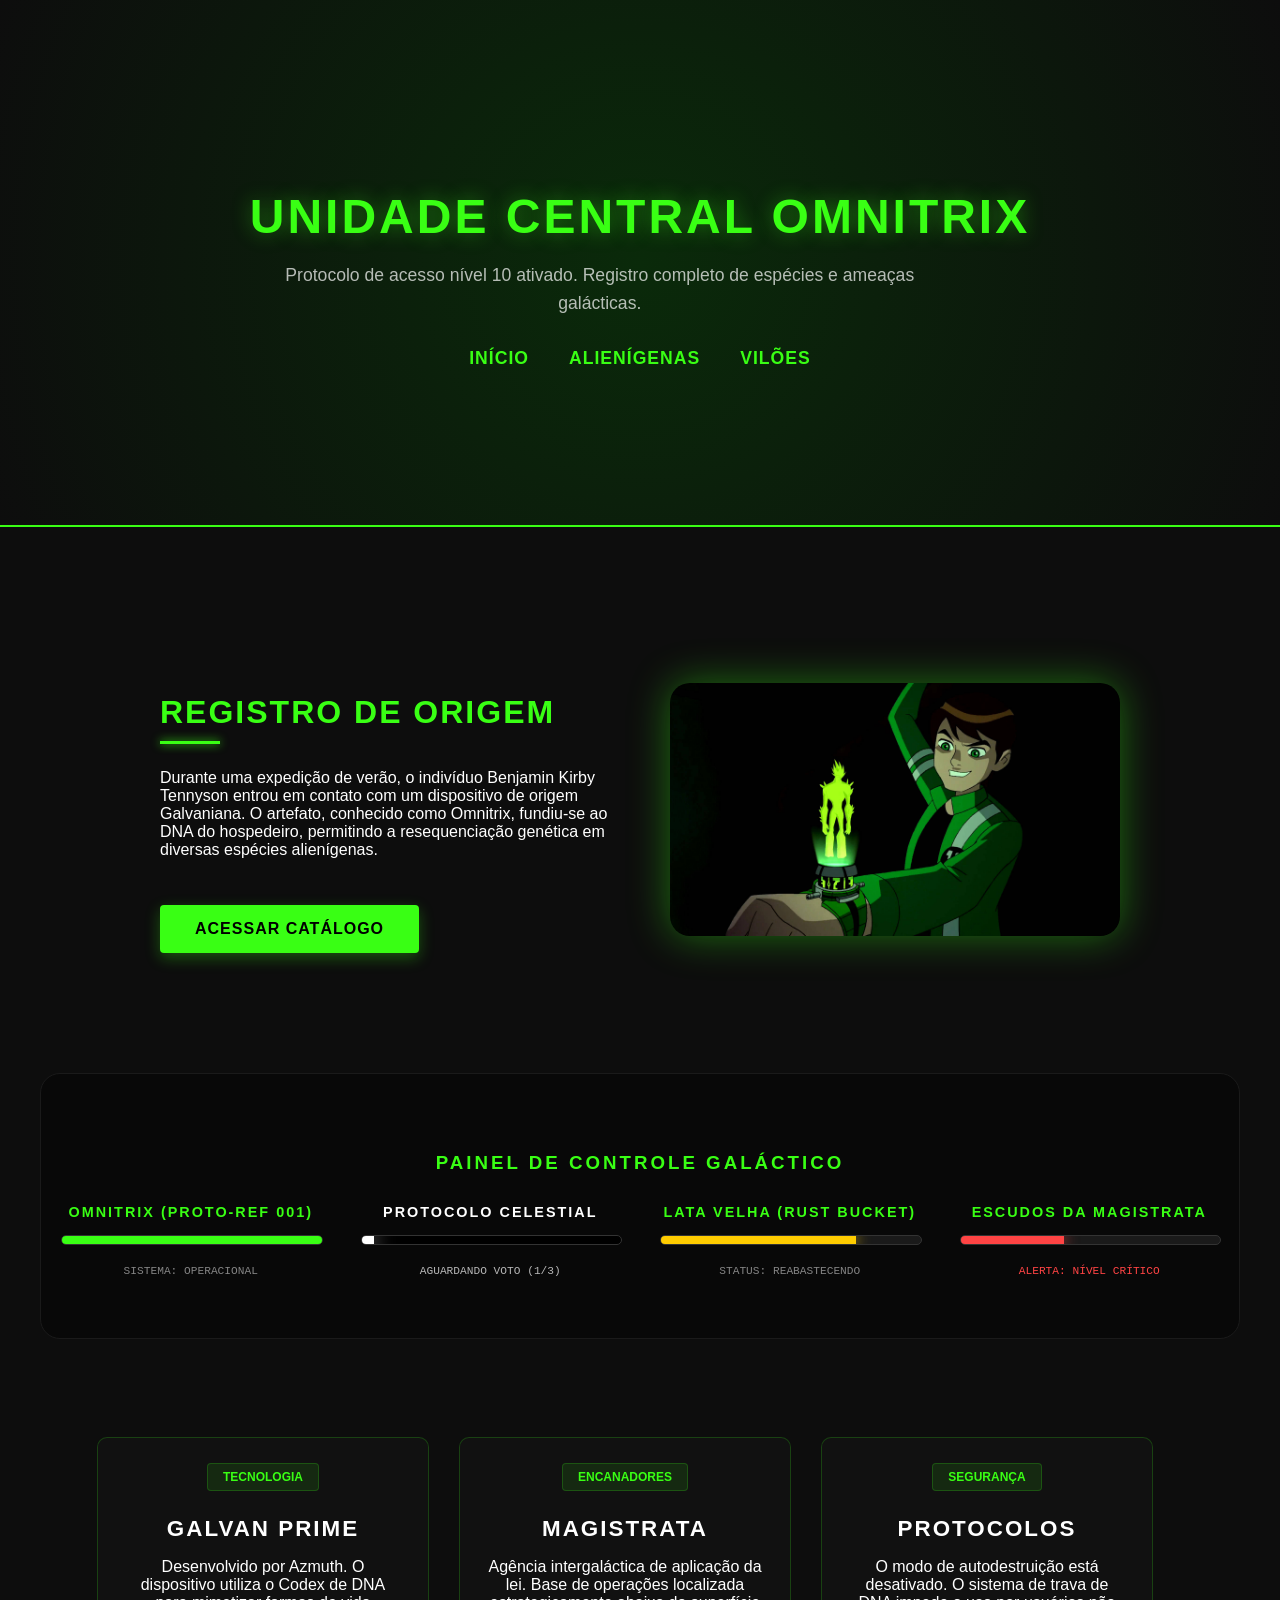
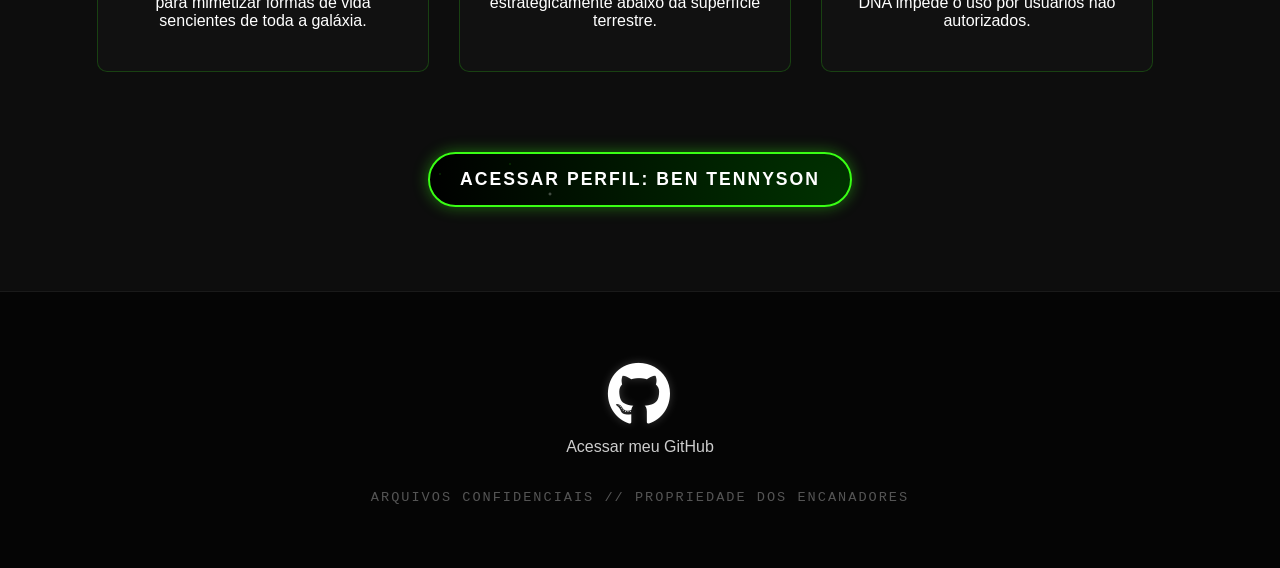
<file: index.html>
<!DOCTYPE html>
<html lang="pt-BR">

<head>
    <meta charset="UTF-8">
    <meta name="viewport" content="width=device-width, initial-scale=1.0">
    <title>Ben 10 - Base de Dados Oficial</title>
    <link rel="stylesheet" href="estilo.css">
    <link rel="icon" type="image/png" href="img/favicon.png">
    <link rel="stylesheet" href="https://cdnjs.cloudflare.com/ajax/libs/font-awesome/6.0.0/css/all.min.css">
</head>

<body>

    <header class="clean-interface">
        <div class="hero-content">
            <h1>UNIDADE CENTRAL OMNITRIX</h1>
            <p>Protocolo de acesso nível 10 ativado. Registro completo de espécies e ameaças galácticas.</p>

            <nav class="central-nav">
                <a href="index.html">Início</a>
                <a href="aliens.html">Alienígenas</a>
                <a href="viloes.html">Vilões</a>
            </nav>
        </div>
    </header>

    <main>
        <section class="section-split">
            <div class="text-side">
                <h2>REGISTRO DE ORIGEM</h2>
                <div class="divider-verde"></div>
                <p>Durante uma expedição de verão, o indivíduo Benjamin Kirby Tennyson entrou em contato com um
                    dispositivo de origem Galvaniana. O artefato, conhecido como Omnitrix, fundiu-se ao DNA do
                    hospedeiro, permitindo a resequenciação genética em diversas espécies alienígenas.</p>
                <a href="aliens.html" class="btn-omnitrix">ACESSAR CATÁLOGO</a>
            </div>
            <div class="image-side">
                <img src="img/fotos-do-ben-10-dfrk2fyznplocesa.jpg" alt="Registro de Ben Tennyson"
                    class="img-responsive">
            </div>
        </section>

        <section class="status-banner">
            <h3 style="letter-spacing: 3px; margin-bottom: 30px; color: #39ff14;">PAINEL DE CONTROLE GALÁCTICO</h3>

            <div class="tech-grid">
                <div class="tech-item">
                    <span>OMNITRIX (PROTO-REF 001)</span>
                    <div class="energy-bar">
                        <div class="energy-fill" style="width: 100%;"></div>
                    </div>
                    <small>SISTEMA: OPERACIONAL</small>
                </div>

                <div class="tech-item">
                    <span style="color: #fff;">PROTOCOLO CELESTIAL</span>
                    <div class="energy-bar" style="background: #000; border: 1px solid #333;">
                        <div class="energy-fill" style="width: 5%; background: #fff; box-shadow: 0 0 20px #fff;"></div>
                    </div>
                    <small style="color: #fff; opacity: 0.7;">AGUARDANDO VOTO (1/3)</small>
                </div>

                <div class="tech-item">
                    <span>LATA VELHA (RUST BUCKET)</span>
                    <div class="energy-bar">
                        <div class="energy-fill" style="width: 75%; background: #ffcc00; box-shadow: 0 0 15px #ffcc00;">
                        </div>
                    </div>
                    <small>STATUS: REABASTECENDO</small>
                </div>

                <div class="tech-item">
                    <span>ESCUDOS DA MAGISTRATA</span>
                    <div class="energy-bar">
                        <div class="energy-fill" style="width: 40%; background: #ff4444; box-shadow: 0 0 15px #ff4444;">
                        </div>
                    </div>
                    <small style="color: #ff4444;">ALERTA: NÍVEL CRÍTICO</small>
                </div>
            </div>
        </section>

        <br>

        <section class="grid-aliens">
            <div class="card">
                <div class="badge">TECNOLOGIA</div>
                <div class="scanner-line"></div>
                <h3>Galvan Prime</h3>
                <p>Desenvolvido por Azmuth. O dispositivo utiliza o Codex de DNA para mimetizar formas de vida
                    sencientes de toda a galáxia.</p>
            </div>

            <div class="card">
                <div class="badge">ENCANADORES</div>
                <div class="scanner-line"></div>
                <h3>Magistrata</h3>
                <p>Agência intergaláctica de aplicação da lei. Base de operações localizada estrategicamente abaixo da
                    superfície terrestre.</p>
            </div>

            <div class="card">
                <div class="badge">SEGURANÇA</div>
                <div class="scanner-line"></div>
                <h3>Protocolos</h3>
                <p>O modo de autodestruição está desativado. O sistema de trava de DNA impede o uso por usuários não
                    autorizados.</p>
            </div>

            <br>

            <div style="text-align: center; margin-top: 50px;">
                <a href="ben10.html" class="btn-ben-perfil">
                    ACESSAR PERFIL: BEN TENNYSON
                </a>
            </div>

        </section>
    </main>

    <footer>
        <a href="https://github.com/Bernardo751" target="_blank" rel="noopener noreferrer" class="github-footer-link">
            <i class="fa-brands fa-github"></i>
            <span>Acessar meu GitHub</span>
        </a>
        <p>ARQUIVOS CONFIDENCIAIS // PROPRIEDADE DOS ENCANADORES</p>
    </footer>

</body>

</html>
</file>
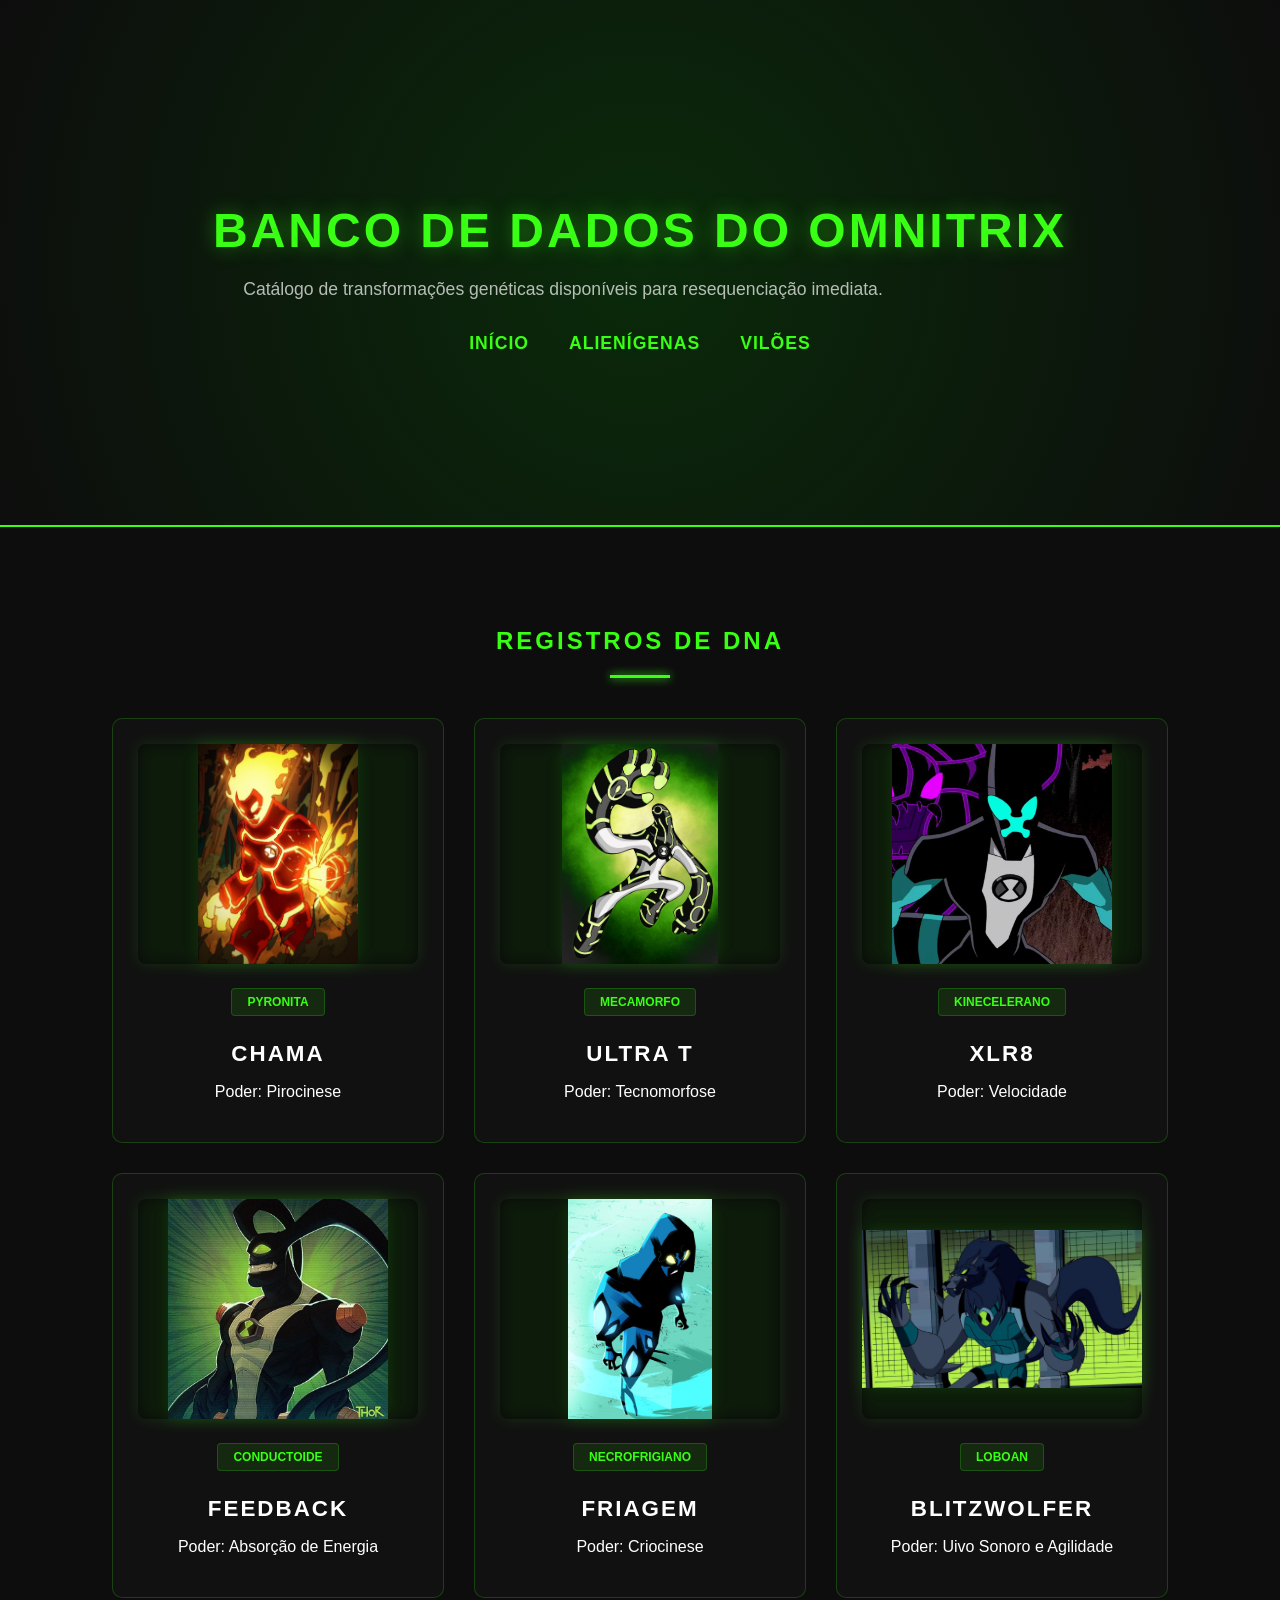
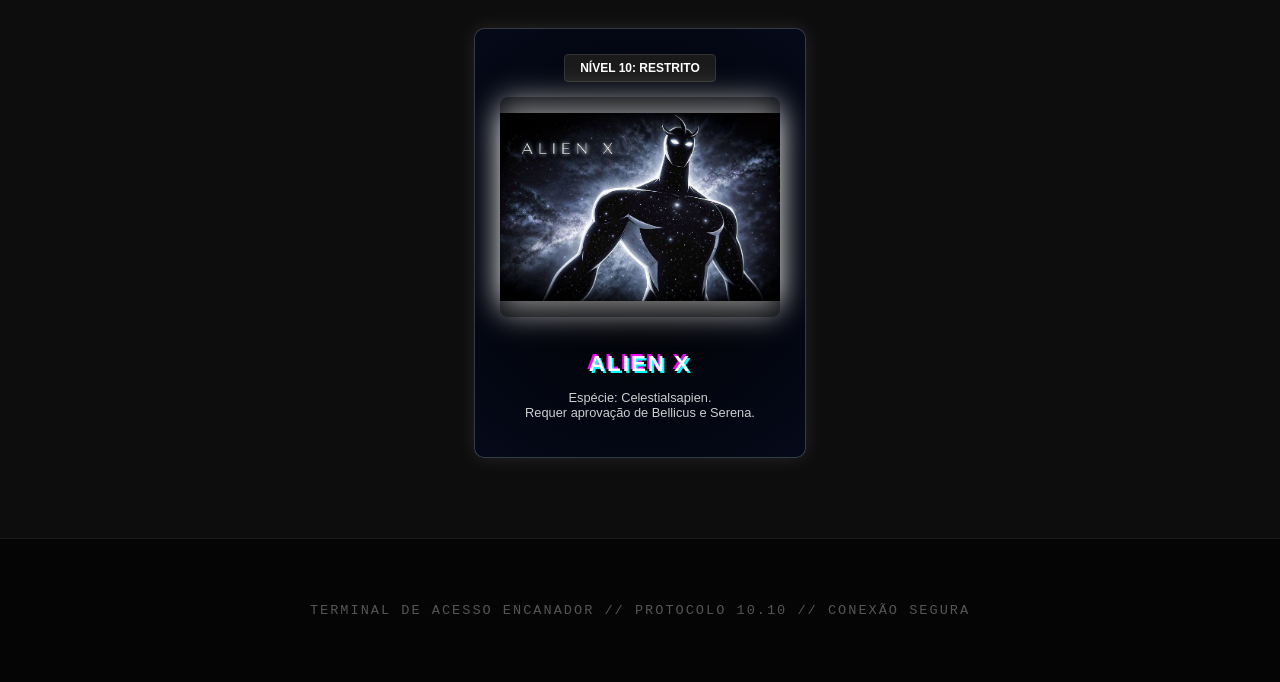
<file: aliens.html>
<!DOCTYPE html>
<html lang="pt-BR">

<head>
    <meta charset="UTF-8">
    <meta name="viewport" content="width=device-width, initial-scale=1.0">
    <title>Omnitrix - Arquivo de Espécies</title>
    <link rel="stylesheet" href="estilo.css">
    <link rel="icon" type="image/png" href="img/favicon.png">
    <link rel="stylesheet" href="https://cdnjs.cloudflare.com/ajax/libs/font-awesome/6.0.0/css/all.min.css">
</head>

<body>

    <header class="clean-interface">
        <div class="hero-content">
            <h1>Banco de Dados do Omnitrix</h1>
            <p>Catálogo de transformações genéticas disponíveis para resequenciação imediata.</p>

            <nav class="central-nav">
                <a href="index.html">Início</a>
                <a href="aliens.html">Alienígenas</a>
                <a href="viloes.html">Vilões</a>
            </nav>
        </div>
    </header>

    <main>
        <section class="section-container">
            <h2 class="subtitulo-tecnico" style="color: #39ff14; letter-spacing: 3px; text-align: center;">REGISTROS DE
                DNA</h2>
            <div class="divider-verde" style="margin: 0 auto 40px auto;"></div>

            <div class="grid-aliens">
                <div class="card">
                    <div class="scanner-line"></div>
                    <img src="img/chama.jpg" alt="Chama" class="img-alien">
                    <div class="badge">PYRONITA</div>
                    <h3>CHAMA</h3>
                    <p>Poder: Pirocinese</p>
                </div>

                <div class="card">
                    <div class="scanner-line"></div>
                    <img src="img/ultrat.jpg" alt="Ultra T" class="img-alien">
                    <div class="badge">MECAMORFO</div>
                    <h3>ULTRA T</h3>
                    <p>Poder: Tecnomorfose</p>
                </div>

                <div class="card">
                    <div class="scanner-line"></div>
                    <img src="img/xlr8.jpg" alt="XLR8" class="img-alien">
                    <div class="badge">KINECELERANO</div>
                    <h3>XLR8</h3>
                    <p>Poder: Velocidade</p>
                </div>

                <div class="card">
                    <div class="scanner-line"></div>
                    <img src="img/feedback.jpg" alt="Feedback" class="img-alien">
                    <div class="badge">CONDUCTOIDE</div>
                    <h3>FEEDBACK</h3>
                    <p>Poder: Absorção de Energia</p>
                </div>

                <div class="card">
                    <div class="scanner-line"></div>
                    <img src="img/friagem.jpg" alt="Friagem" class="img-alien">
                    <div class="badge">NECROFRIGIANO</div>
                    <h3>FRIAGEM</h3>
                    <p>Poder: Criocinese</p>
                </div>

                <div class="card">
                    <div class="scanner-line"></div>
                    <img src="img/blitzwolfer.jpg" alt="Blitzwolfer" class="img-alien">
                    <div class="badge">LOBOAN</div>
                    <h3>BLITZWOLFER</h3>
                    <p>Poder: Uivo Sonoro e Agilidade</p>
                </div>

                <div class="card card-alien-x">
                    <div class="badge" style="background: #1a1a1a; color: #fff; border-color: #333;">NÍVEL 10: RESTRITO
                    </div>
                    <div class="scanner-line white-scan"></div>
                    <img src="img/alienx.jpg" alt="Alien X" class="img-alien"
                        style="filter: drop-shadow(0 0 15px #fff);">
                    <h3 class="glitch-text">ALIEN X</h3>
                    <p style="font-size: 0.8rem; opacity: 0.8;">Espécie: Celestialsapien. <br> Requer aprovação de
                        Bellicus e Serena.</p>
                </div>
            </div>
        </section>
    </main>

    <footer>
        <p>TERMINAL DE ACESSO ENCANADOR // PROTOCOLO 10.10 // CONEXÃO SEGURA</p>
    </footer>

</body>

</html>
</file>
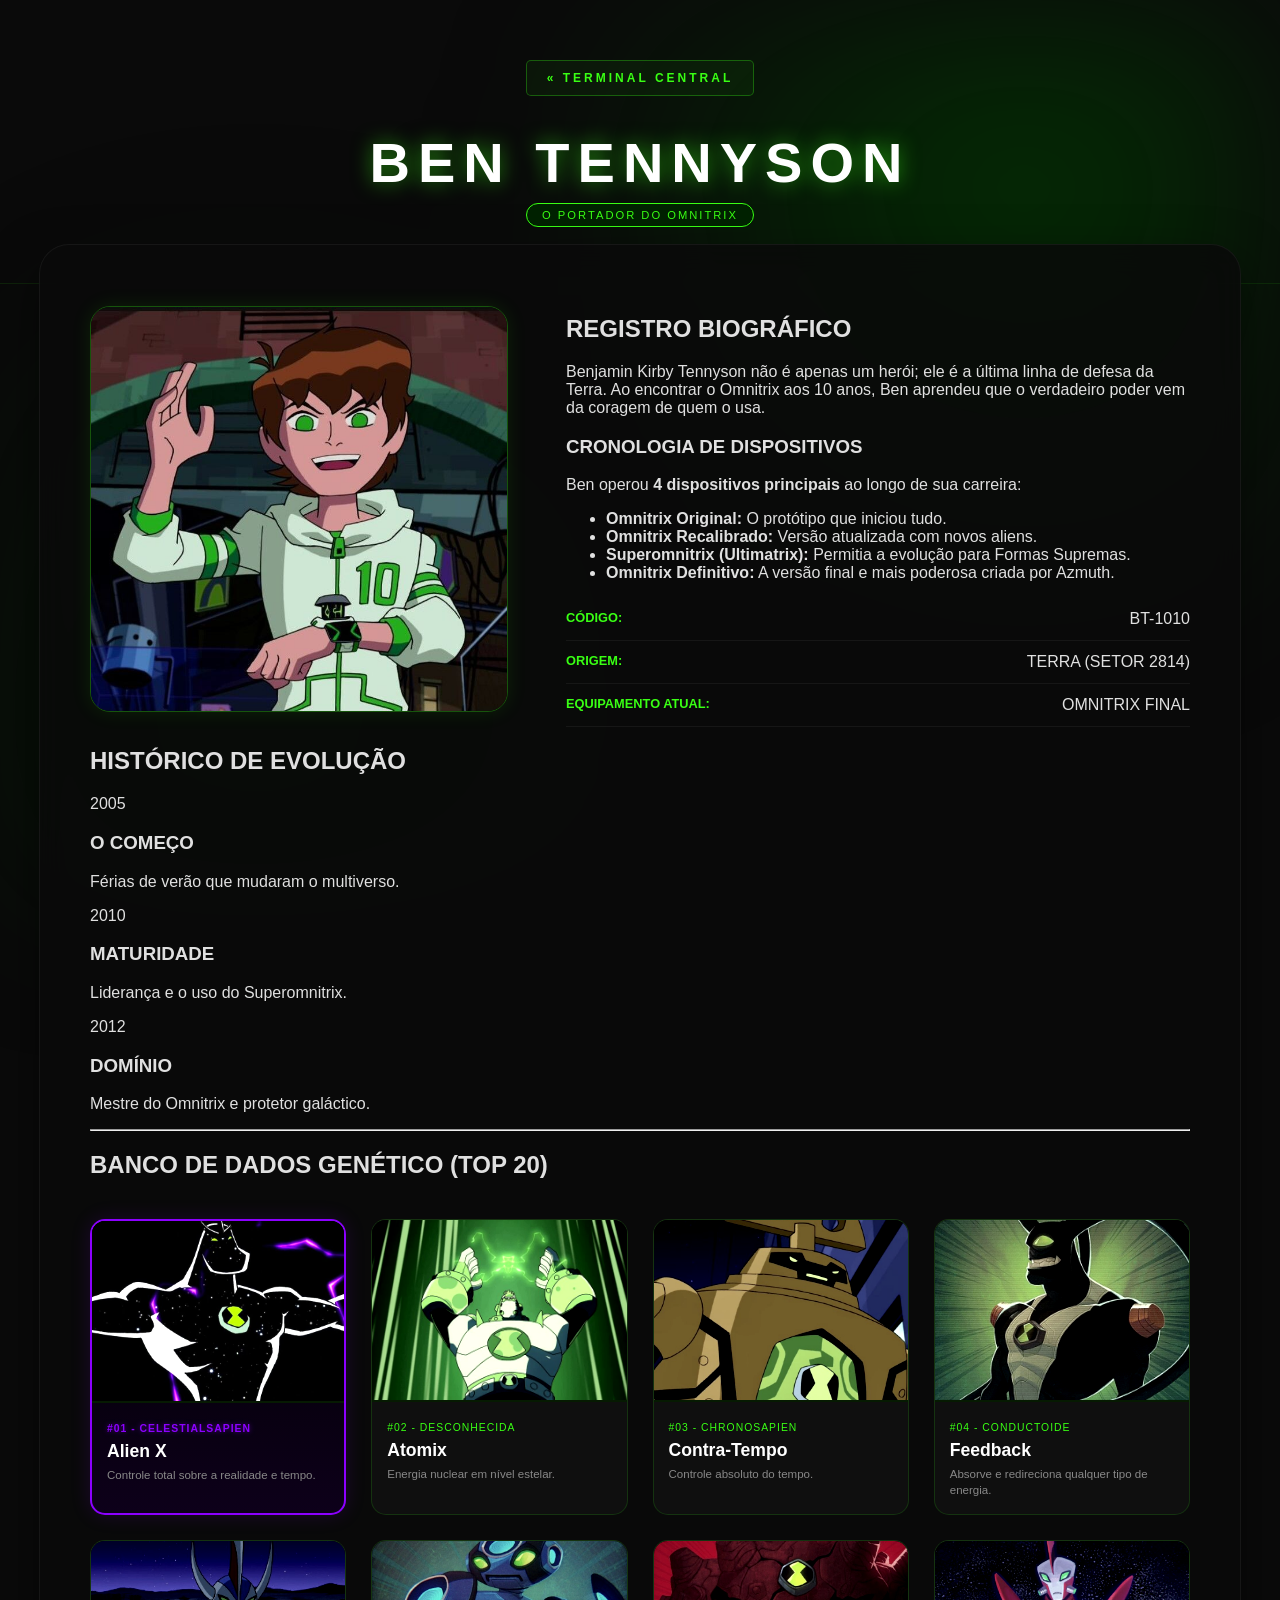
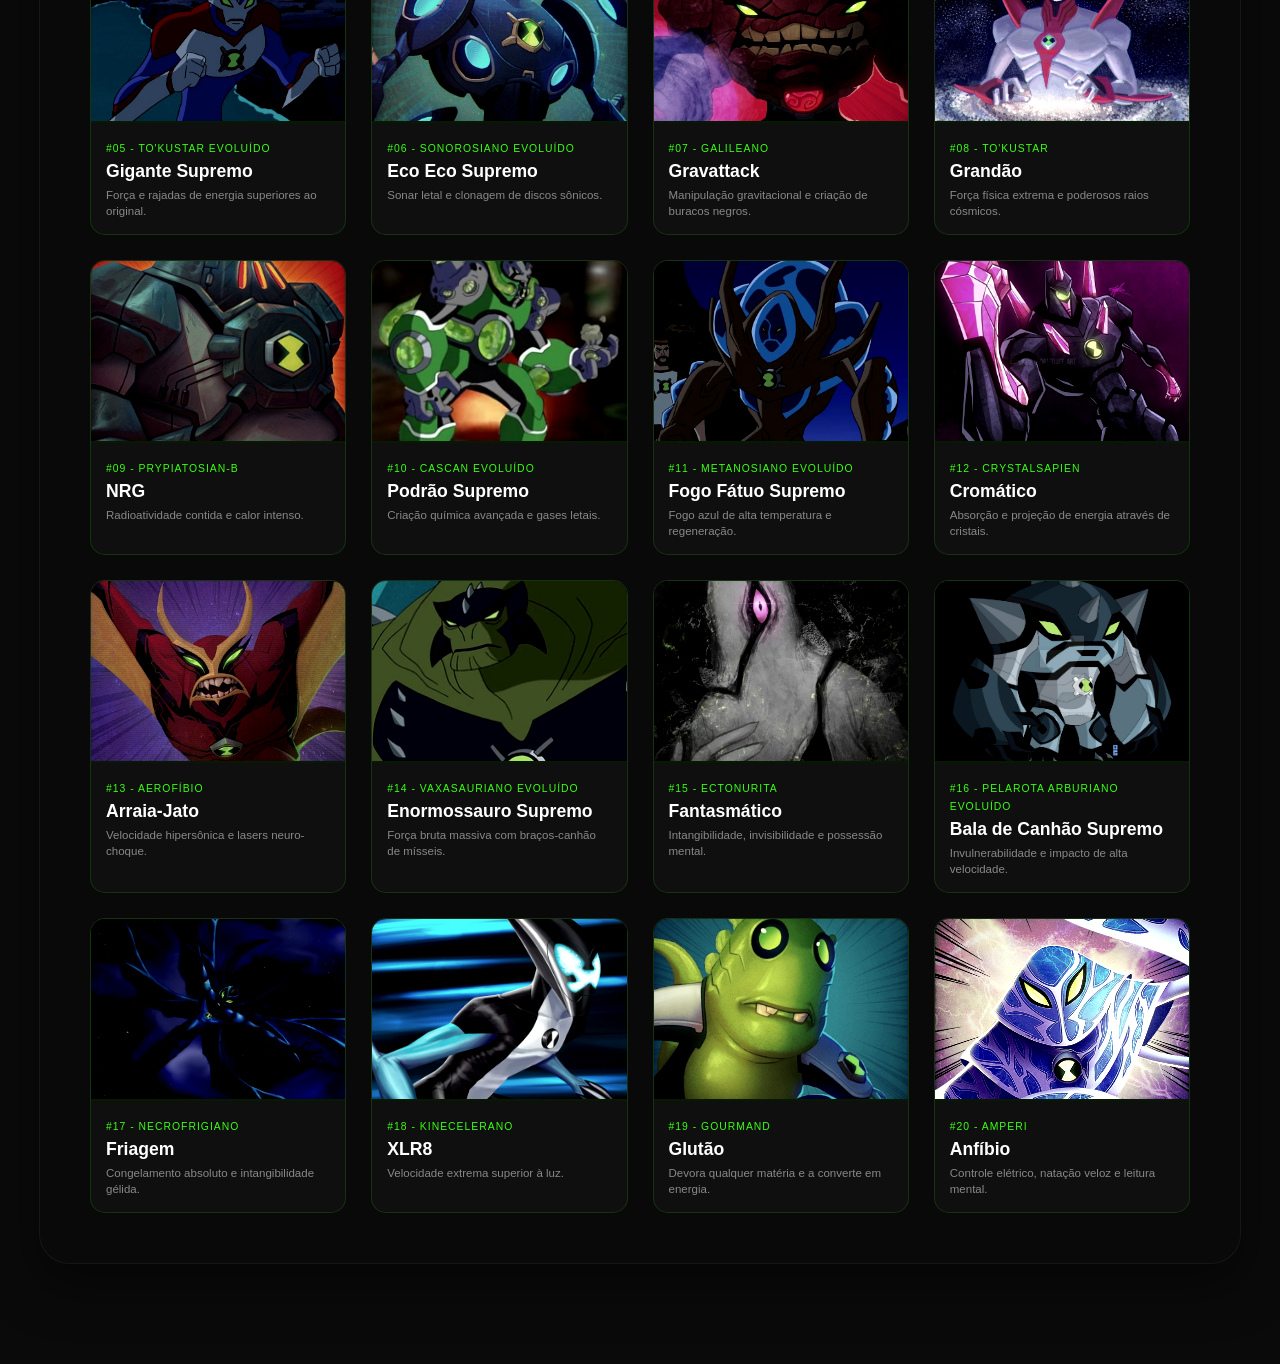
<file: ben10.html>
<!DOCTYPE html>
<html lang="pt-BR">

<head>
    <meta charset="UTF-8">
    <meta name="viewport" content="width=device-width, initial-scale=1.0">
    <title>Arquivo de Herói: Ben Tennyson</title>
    <link rel="stylesheet" href="estilo.css">
    <link rel="stylesheet" href="ben10.css">
    <link rel="icon" type="image/png" href="img/favicon.png">
    <link rel="stylesheet" href="https://cdnjs.cloudflare.com/ajax/libs/font-awesome/6.0.0/css/all.min.css">
</head>

<body class="ben-theme">

    <div class="nebula"></div>

    <header class="ben-header">
        <a href="index.html" class="back-link">
            <span>«</span> TERMINAL CENTRAL
        </a>
        <div class="header-content">
            <h1 class="glow-title">BEN TENNYSON</h1>
            <span class="status-badge">O PORTADOR DO OMNITRIX</span>
        </div>
    </header>

    <main class="glass-container">
        <section class="profile-grid">
            <div class="ben-avatar">
                <div class="avatar-glow"></div>
                <img src="img/ben10.jpg" alt="Ben Tennyson">
            </div>

            <div class="ben-bio">
                <h2 class="section-title">REGISTRO BIOGRÁFICO</h2>
                <p>Benjamin Kirby Tennyson não é apenas um herói; ele é a última linha de defesa da Terra. Ao encontrar
                    o Omnitrix aos 10 anos, Ben aprendeu que o verdadeiro poder vem da coragem de quem o usa.</p>

                <h3 class="subtitle-tecnico">CRONOLOGIA DE DISPOSITIVOS</h3>
                <p class="dispositivos-info">
                    Ben operou <strong>4 dispositivos principais</strong> ao longo de sua carreira:
                </p>
                <ul class="lista-omnitrix">
                    <li><strong>Omnitrix Original:</strong> O protótipo que iniciou tudo.</li>
                    <li><strong>Omnitrix Recalibrado:</strong> Versão atualizada com novos aliens.</li>
                    <li><strong>Superomnitrix (Ultimatrix):</strong> Permitia a evolução para Formas Supremas.</li>
                    <li><strong>Omnitrix Definitivo:</strong> A versão final e mais poderosa criada por Azmuth.</li>
                </ul>

                <div class="data-table">
                    <div class="data-row"><span>CÓDIGO:</span> <span>BT-1010</span></div>
                    <div class="data-row"><span>ORIGEM:</span> <span>TERRA (SETOR 2814)</span></div>
                    <div class="data-row"><span>EQUIPAMENTO ATUAL:</span> <span>OMNITRIX FINAL</span></div>
                </div>
            </div>
        </section>

        <section class="evolution-wrap">
            <h2 class="section-title">HISTÓRICO DE EVOLUÇÃO</h2>
            <div class="timeline-cards">
                <div class="t-card">
                    <div class="t-year">2005</div>
                    <h3>O COMEÇO</h3>
                    <p>Férias de verão que mudaram o multiverso.</p>
                </div>
                <div class="t-card active">
                    <div class="t-year">2010</div>
                    <h3>MATURIDADE</h3>
                    <p>Liderança e o uso do Superomnitrix.</p>
                </div>
                <div class="t-card">
                    <div class="t-year">2012</div>
                    <h3>DOMÍNIO</h3>
                    <p>Mestre do Omnitrix e protetor galáctico.</p>
                </div>
            </div>
        </section>

        <hr class="divider-galatico">

        <section class="aliens-catalog">
            <h2 class="section-title">BANCO DE DADOS GENÉTICO (TOP 20)</h2>
            <div class="aliens-grid">

                <div class="alien-card-full highlight-x">
                    <div class="card-scanner"></div>
                    <div class="img-box"><img src="img/alienxx.jpg" alt="Alien X"></div>
                    <div class="card-info">
                        <span>#01 - Celestialsapien</span>
                        <strong>Alien X</strong>
                        <p>Controle total sobre a realidade e tempo.</p>
                    </div>
                </div>

                <div class="alien-card-full">
                    <div class="card-scanner"></div>
                    <div class="img-box"><img src="img/atomix.jpg" alt="Atomix"></div>
                    <div class="card-info">
                        <span>#02 - Desconhecida</span>
                        <strong>Atomix</strong>
                        <p>Energia nuclear em nível estelar.</p>
                    </div>
                </div>

                <div class="alien-card-full">
                    <div class="card-scanner"></div>
                    <div class="img-box"><img src="img/clockwork.jpg" alt="Contra-Tempo"></div>
                    <div class="card-info">
                        <span>#03 - Chronosapien</span>
                        <strong>Contra-Tempo</strong>
                        <p>Controle absoluto do tempo.</p>
                    </div>
                </div>

                <div class="alien-card-full">
                    <div class="card-scanner"></div>
                    <div class="img-box"><img src="img/feedback.jpg" alt="Feedback"></div>
                    <div class="card-info">
                        <span>#04 - Conductoide</span>
                        <strong>Feedback</strong>
                        <p>Absorve e redireciona qualquer tipo de energia.</p>
                    </div>
                </div>

                <div class="alien-card-full">
                    <div class="card-scanner"></div>
                    <div class="img-box"><img src="img/ult-waybig.jpg" alt="Gigante Supremo"></div>
                    <div class="card-info">
                        <span>#05 - To'kustar Evoluído</span>
                        <strong>Gigante Supremo</strong>
                        <p>Força e rajadas de energia superiores ao original.</p>
                    </div>
                </div>

                <div class="alien-card-full">
                    <div class="card-scanner"></div>
                    <div class="img-box"><img src="img/ult-echo.jpg" alt="Eco Eco Supremo"></div>
                    <div class="card-info">
                        <span>#06 - Sonorosiano Evoluído</span>
                        <strong>Eco Eco Supremo</strong>
                        <p>Sonar letal e clonagem de discos sônicos.</p>
                    </div>
                </div>

                <div class="alien-card-full">
                    <div class="card-scanner"></div>
                    <div class="img-box"><img src="img/gravattack.jpg" alt="Gravattack"></div>
                    <div class="card-info">
                        <span>#07 - Galileano</span>
                        <strong>Gravattack</strong>
                        <p>Manipulação gravitacional e criação de buracos negros.</p>
                    </div>
                </div>

                <div class="alien-card-full">
                    <div class="card-scanner"></div>
                    <div class="img-box"><img src="img/waybig.jpg" alt="Grandão"></div>
                    <div class="card-info">
                        <span>#08 - To'kustar</span>
                        <strong>Grandão</strong>
                        <p>Força física extrema e poderosos raios cósmicos.</p>
                    </div>
                </div>

                <div class="alien-card-full">
                    <div class="card-scanner"></div>
                    <div class="img-box"><img src="img/nrg.jpg" alt="NRG"></div>
                    <div class="card-info">
                        <span>#09 - Prypiatosian-B</span>
                        <strong>NRG</strong>
                        <p>Radioatividade contida e calor intenso.</p>
                    </div>
                </div>

                <div class="alien-card-full">
                    <div class="card-scanner"></div>
                    <div class="img-box"><img src="img/ult-gutrot.jpg" alt="Podrão Supremo"></div>
                    <div class="card-info">
                        <span>#10 - Cascan Evoluído</span>
                        <strong>Podrão Supremo</strong>
                        <p>Criação química avançada e gases letais.</p>
                    </div>
                </div>

                <div class="alien-card-full">
                    <div class="card-scanner"></div>
                    <div class="img-box"><img src="img/ult-swampfire.jpg" alt="Fogo Fátuo Supremo"></div>
                    <div class="card-info">
                        <span>#11 - Metanosiano Evoluído</span>
                        <strong>Fogo Fátuo Supremo</strong>
                        <p>Fogo azul de alta temperatura e regeneração.</p>
                    </div>
                </div>

                <div class="alien-card-full">
                    <div class="card-scanner"></div>
                    <div class="img-box"><img src="img/chromastone.jpg" alt="Cromático"></div>
                    <div class="card-info">
                        <span>#12 - Crystalsapien</span>
                        <strong>Cromático</strong>
                        <p>Absorção e projeção de energia através de cristais.</p>
                    </div>
                </div>

                <div class="alien-card-full">
                    <div class="card-scanner"></div>
                    <div class="img-box"><img src="img/jetray.jpg" alt="Arraia-Jato"></div>
                    <div class="card-info">
                        <span>#13 - Aerofíbio</span>
                        <strong>Arraia-Jato</strong>
                        <p>Velocidade hipersônica e lasers neuro-choque.</p>
                    </div>
                </div>

                <div class="alien-card-full">
                    <div class="card-scanner"></div>
                    <div class="img-box"><img src="img/ult-humungousaur.webp" alt="Enormossauro Supremo"></div>
                    <div class="card-info">
                        <span>#14 - Vaxasauriano Evoluído</span>
                        <strong>Enormossauro Supremo</strong>
                        <p>Força bruta massiva com braços-canhão de mísseis.</p>
                    </div>
                </div>

                <div class="alien-card-full">
                    <div class="card-scanner"></div>
                    <div class="img-box"><img src="img/ghostfreak.jpg" alt="Fantasmático"></div>
                    <div class="card-info">
                        <span>#15 - Ectonurita</span>
                        <strong>Fantasmático</strong>
                        <p>Intangibilidade, invisibilidade e possessão mental.</p>
                    </div>
                </div>

                <div class="alien-card-full">
                    <div class="card-scanner"></div>
                    <div class="img-box"><img src="img/ult-cannonbolt.jpg" alt="Bala de Canhão Supremo"></div>
                    <div class="card-info">
                        <span>#16 - Pelarota Arburiano Evoluído</span>
                        <strong>Bala de Canhão Supremo</strong>
                        <p>Invulnerabilidade e impacto de alta velocidade.</p>
                    </div>
                </div>

                <div class="alien-card-full">
                    <div class="card-scanner"></div>
                    <div class="img-box"><img src="img/friagem2.jpg" alt="Friagem"></div>
                    <div class="card-info">
                        <span>#17 - Necrofrigiano</span>
                        <strong>Friagem</strong>
                        <p>Congelamento absoluto e intangibilidade gélida.</p>
                    </div>
                </div>

                <div class="alien-card-full">
                    <div class="card-scanner"></div>
                    <div class="img-box"><img src="img/xlr82.jpg" alt="XLR8"></div>
                    <div class="card-info">
                        <span>#18 - Kinecelerano</span>
                        <strong>XLR8</strong>
                        <p>Velocidade extrema superior à luz.</p>
                    </div>
                </div>

                <div class="alien-card-full">
                    <div class="card-scanner"></div>
                    <div class="img-box"><img src="img/upchuck.jpg" alt="Glutão"></div>
                    <div class="card-info">
                        <span>#19 - Gourmand</span>
                        <strong>Glutão</strong>
                        <p>Devora qualquer matéria e a converte em energia.</p>
                    </div>
                </div>

                <div class="alien-card-full">
                    <div class="card-scanner"></div>
                    <div class="img-box"><img src="img/ampfibian.jpg" alt="Anfíbio"></div>
                    <div class="card-info">
                        <span>#20 - Amperi</span>
                        <strong>Anfíbio</strong>
                        <p>Controle elétrico, natação veloz e leitura mental.</p>
                    </div>
                </div>

            </div>
        </section>
    </main>

</body>

</html>
</file>
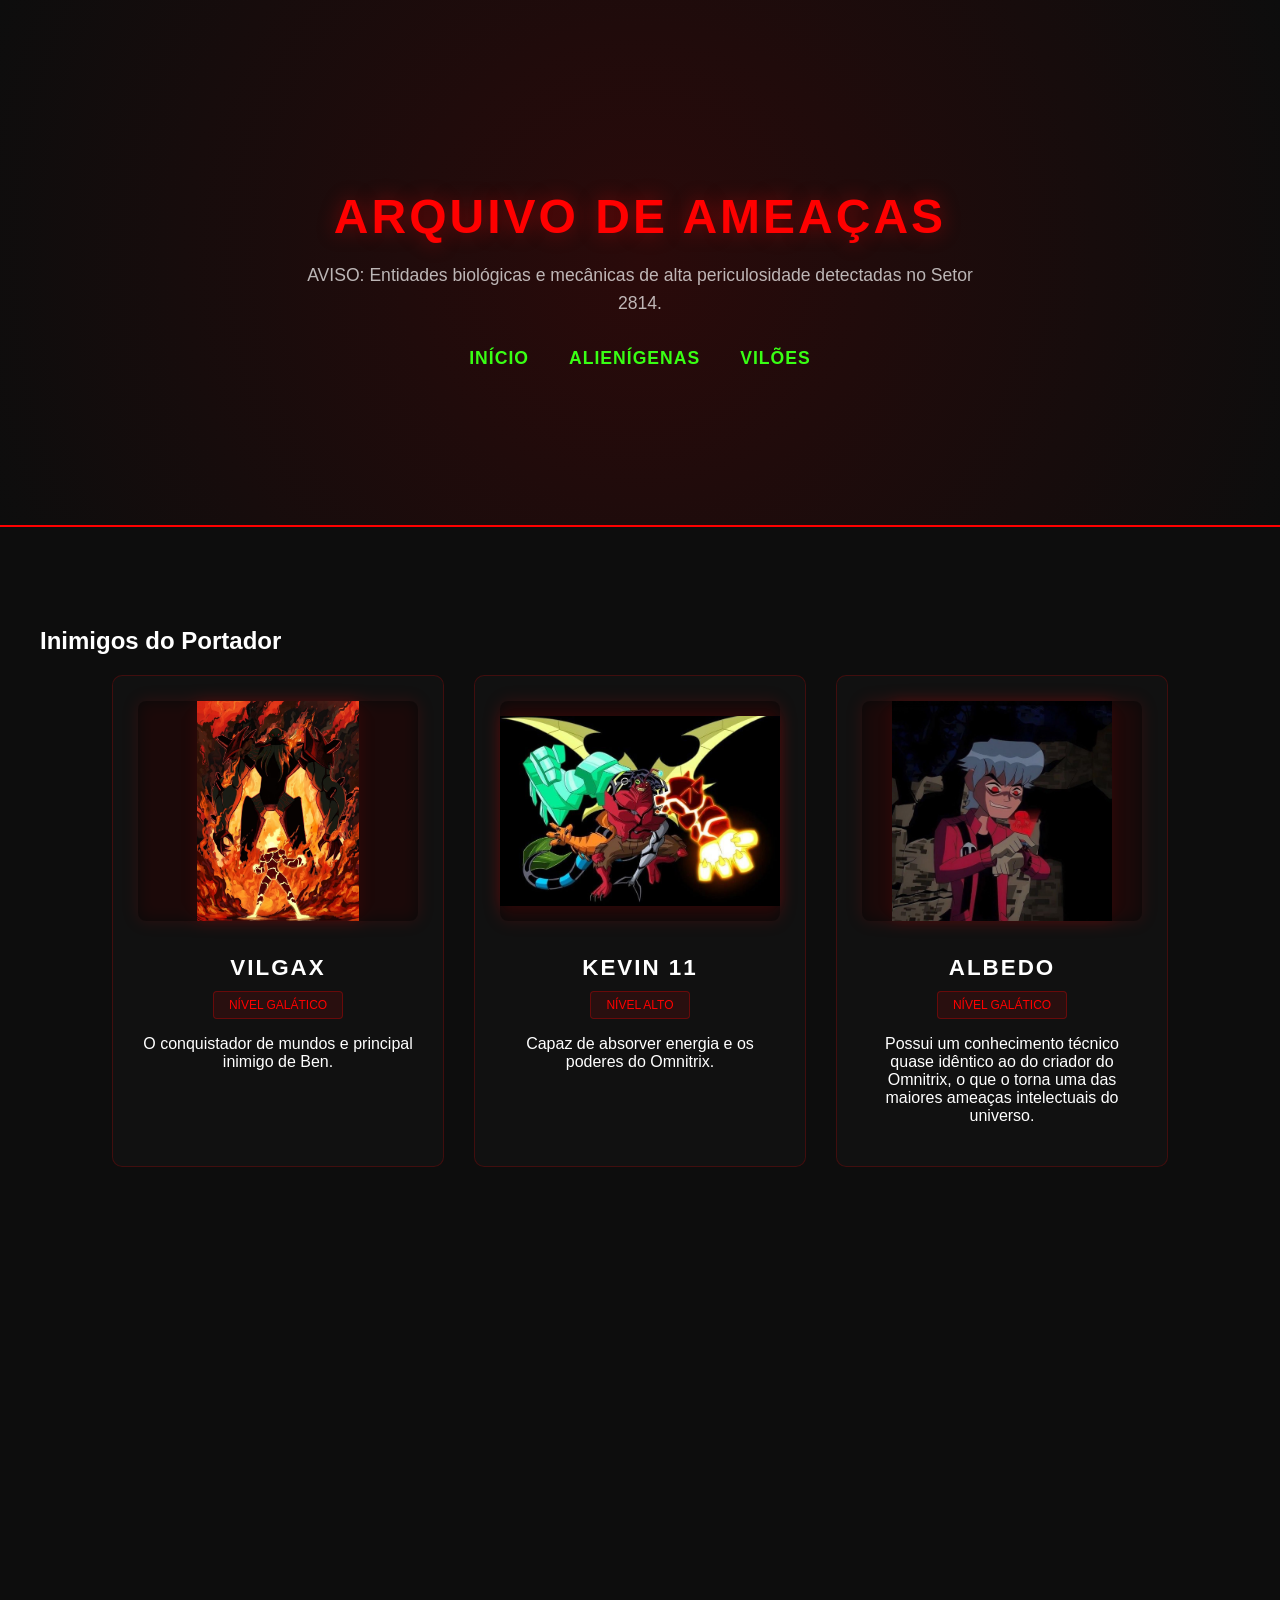
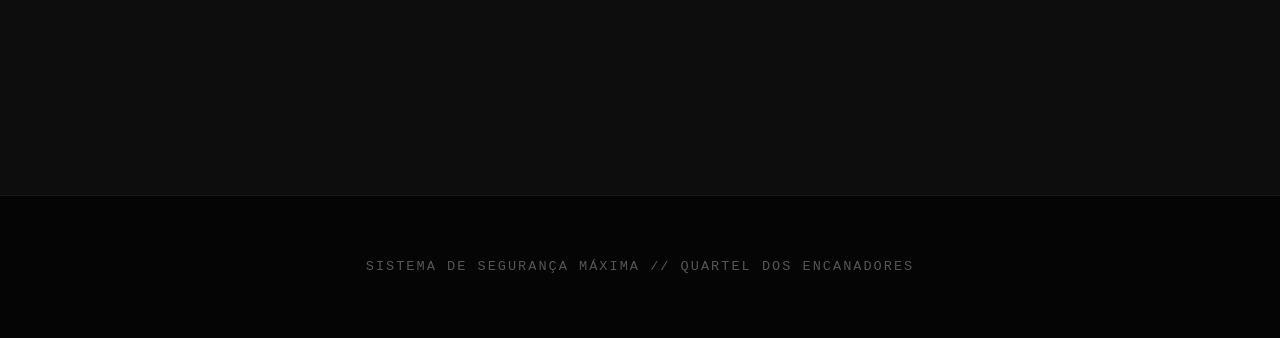
<file: viloes.html>
<!DOCTYPE html>
<html lang="pt-BR">

<head>
    <meta charset="UTF-8">
    <meta name="viewport" content="width=device-width, initial-scale=1.0">
    <title>Omnitrix - Arquivo de Ameaças</title>
    <link rel="stylesheet" href="estilo.css">
    <link rel="icon" type="image/png" href="img/favicon.png">
    <link rel="stylesheet" href="https://cdnjs.cloudflare.com/ajax/libs/font-awesome/6.0.0/css/all.min.css">
</head>

<body>

    <header class="clean-interface viloes-header">
        <div class="hero-content">
            <h1>Arquivo de Ameaças</h1>
            <p>AVISO: Entidades biológicas e mecânicas de alta periculosidade detectadas no Setor 2814.</p>

            <nav class="central-nav">
                <a href="index.html">Início</a>
                <a href="aliens.html">Alienígenas</a>
                <a href="viloes.html" class="active-red">Vilões</a>
            </nav>
        </div>
    </header>

    <main>
        <section class="section-container">
            <h2 class="subtitulo-tecnico red-text">Inimigos do Portador</h2>
            <div class="divider-vermelho"></div>

            <div class="grid-aliens">
                <div class="card card-vilao">
                    <div class="scanner-line red-scan"></div>
                    <img src="img/vilgax.jpg" alt="Vilgax" class="img-alien">
                    <h3>VILGAX</h3>
                    <div class="badge-red">NÍVEL GALÁTICO</div>
                    <p>O conquistador de mundos e principal inimigo de Ben.</p>
                </div>

                <div class="card card-vilao">
                    <div class="scanner-line red-scan"></div>
                    <img src="img/kevin1.jpg" alt="Kevin 11" class="img-alien">
                    <h3>KEVIN 11</h3>
                    <div class="badge-red">NÍVEL ALTO</div>
                    <p>Capaz de absorver energia e os poderes do Omnitrix.</p>
                </div>

                <div class="card card-vilao">
                    <div class="scanner-line red-scan"></div>
                    <img src="img/albedo.jpg" alt="Albedo" class="img-alien">
                    <h3>ALBEDO</h3>
                    <div class="badge-red">NÍVEL GALÁTICO</div>
                    <p>Possui um conhecimento técnico quase idêntico ao do criador do Omnitrix, o que o torna uma das
                        maiores ameaças intelectuais do universo.</p>
                </div>

                <div class="card card-vilao" style="position: relative; overflow: hidden;">
                    <div class="scanner-line red-scan"></div>

                    <img src="img/fantasmatico.jpg" alt="Fantasmático" class="img-alien">

                    <h3>FANTASMÁTICO</h3>
                    <div class="badge-red">NÍVEL: DESCONHECIDO</div>

                    <p>A consciência sombria que escapou do relógio e corrompeu os arquivos.</p>

                    <a href="zskayr.html" class="btn-omnitrix"
                        style="background: #8c00ff; color: #fff; border: none; box-shadow: 0 0 15px #8c00ff; font-size: 0.8rem; padding: 10px 20px; width: 80%;">
                        ACESSAR ARQUIVO CORROMPIDO
                    </a>
                </div>
            </div>
        </section>
    </main>

    <footer>
        <p>SISTEMA DE SEGURANÇA MÁXIMA // QUARTEL DOS ENCANADORES</p>
    </footer>


</body>

</html>
</file>
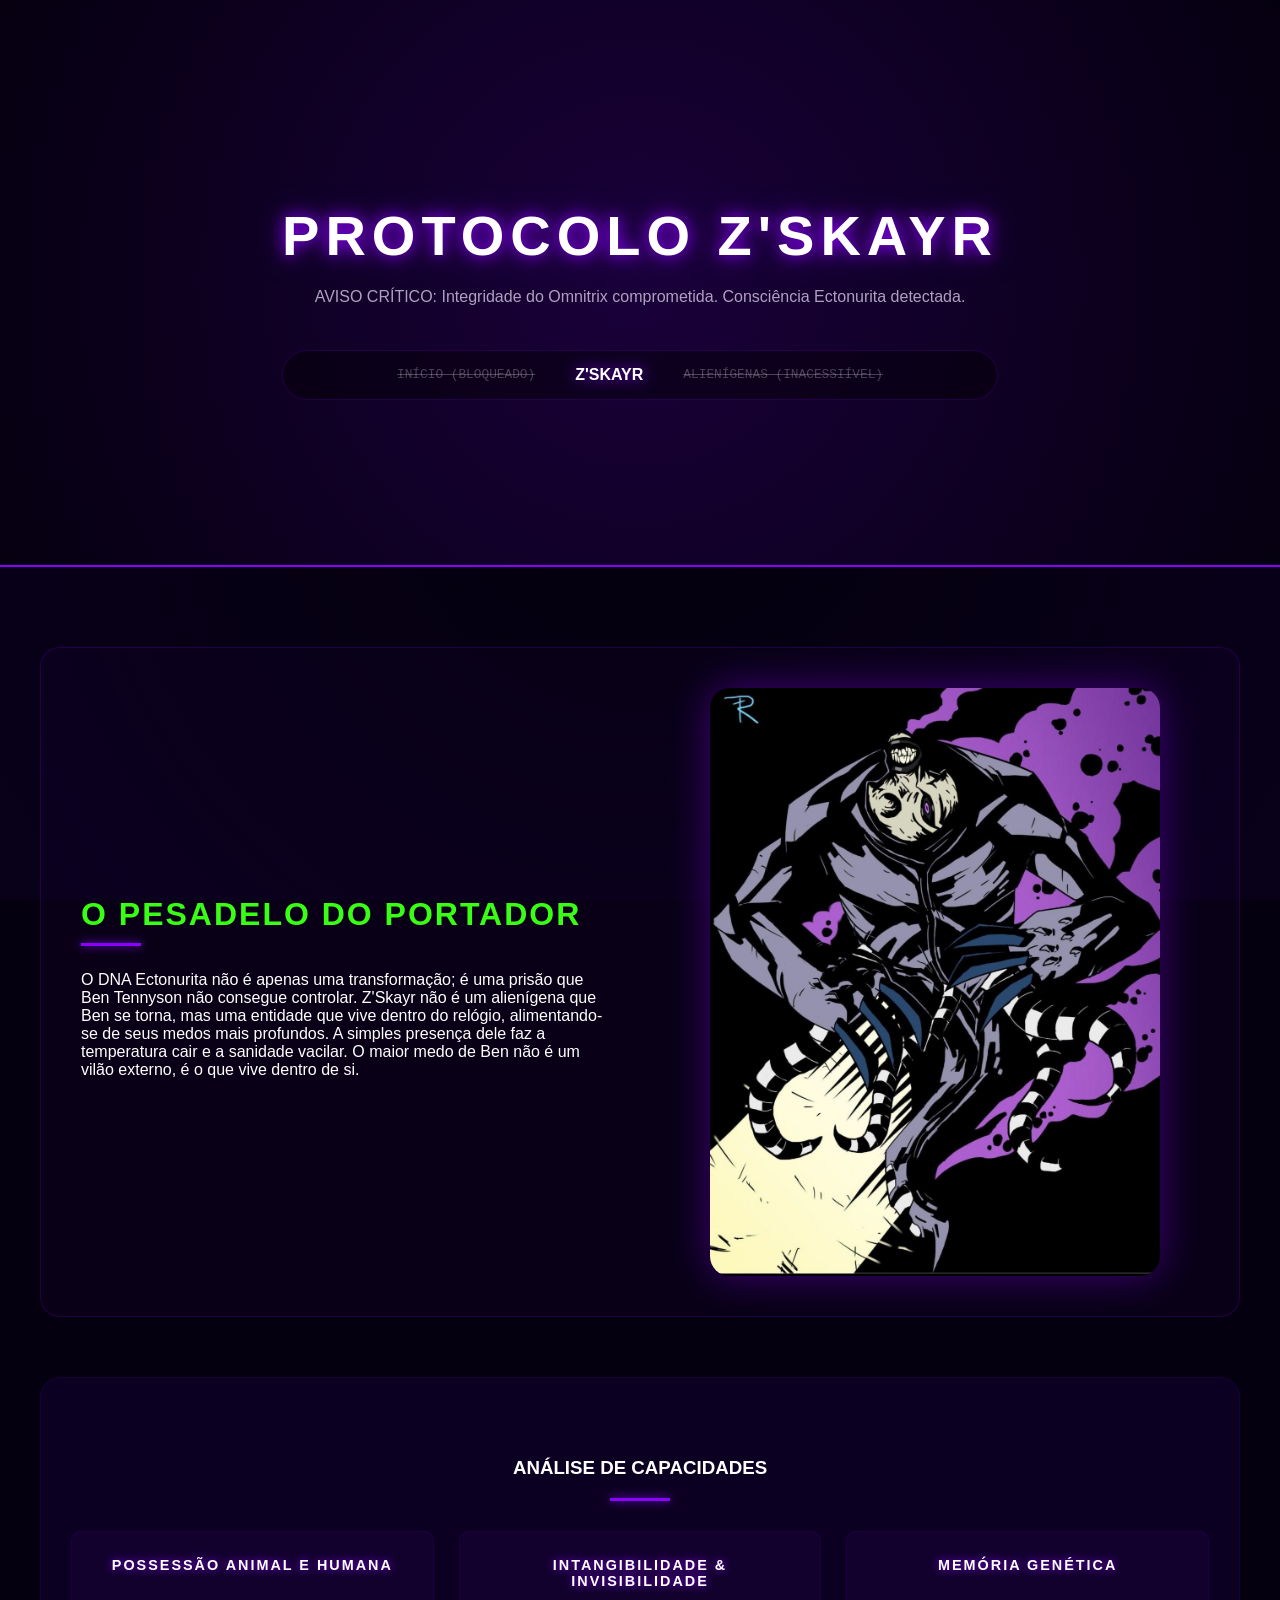
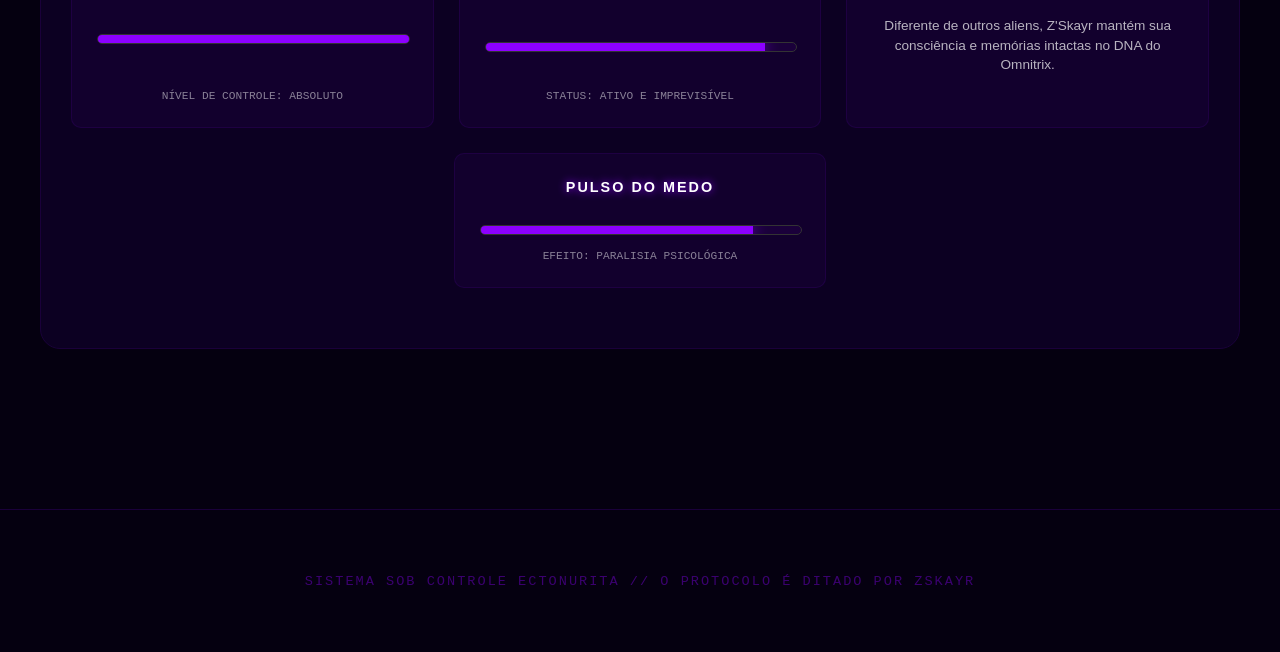
<file: zskayr.html>
<!DOCTYPE html>
<html lang="pt-BR">

<head>
    <meta charset="UTF-8">
    <meta name="viewport" content="width=device-width, initial-scale=1.0">
    <title>SISTEMA CORROMPIDO - Z'SKAYR</title>
    <link rel="stylesheet" href="estilo.css">
    <link rel="stylesheet" href="zskayr.css">
    <link rel="icon" type="image/png" href="img/favicon.png">
    <link rel="stylesheet" href="https://cdnjs.cloudflare.com/ajax/libs/font-awesome/6.0.0/css/all.min.css">
</head>

<body class="ghost-invasion">

    <header class="ghost-header">
        <div class="hero-content">
            <h1 class="glitch-purple">PROTOCOLO Z'SKAYR</h1>
            <p>AVISO CRÍTICO: Integridade do Omnitrix comprometida. Consciência Ectonurita detectada.</p>

            <nav class="ghost-nav">
                <span class="locked-link">Início (BLOQUEADO)</span>
                <a href="zskayr.html" class="active-purple">Z'Skayr</a>
                <span class="locked-link">Alienígenas (INACESSIÍVEL)</span>
            </nav>
        </div>
    </header>

    <main>
        <section class="section-split ghost-border">
            <div class="text-side">
                <h2>O PESADELO DO PORTADOR</h2>
                <div class="divider-roxo"></div>
                <p>O DNA Ectonurita não é apenas uma transformação; é uma prisão que Ben Tennyson não consegue
                    controlar. Z'Skayr não é um alienígena que Ben se torna, mas uma entidade que vive dentro do
                    relógio, alimentando-se de seus medos mais profundos. A simples presença dele faz a temperatura cair
                    e a sanidade vacilar. O maior medo de Ben não é um vilão externo, é o que vive dentro de si.</p>
            </div>
            <div class="image-side">
                <img src="img/zskayr.jpg" alt="Z'Skayr Totalmente Revelado" class="img-responsive ghost-glow">
            </div>
        </section>

        <section class="status-banner ghost-panel">
            <h3>ANÁLISE DE CAPACIDADES</h3>
            <div class="divider-roxo" style="margin: 0 auto 30px auto;"></div>

            <div class="tech-grid">
                <div class="tech-item ghost-item">
                    <span>POSSESSÃO ANIMAL E HUMANA</span>
                    <div class="energy-bar purple-bar">
                        <div class="energy-fill purple-fill" style="width: 100%;"></div>
                    </div>
                    <small>NÍVEL DE CONTROLE: ABSOLUTO</small>
                </div>

                <div class="tech-item ghost-item">
                    <span>INTANGIBILIDADE & INVISIBILIDADE</span>
                    <div class="energy-bar purple-bar">
                        <div class="energy-fill purple-fill" style="width: 90%;"></div>
                    </div>
                    <small>STATUS: ATIVO E IMPREVISÍVEL</small>
                </div>

                <div class="tech-item ghost-item">
                    <span>MEMÓRIA GENÉTICA</span>
                    <div class="tech-info">
                        <p>Diferente de outros aliens, Z'Skayr mantém sua consciência e memórias intactas no DNA do
                            Omnitrix.</p>
                    </div>
                </div>

                <div class="tech-item ghost-item">
                    <span>PULSO DO MEDO</span>
                    <div class="energy-bar purple-bar">
                        <div class="energy-fill purple-fill" style="width: 85%;"></div>
                    </div>
                    <small>EFEITO: PARALISIA PSICOLÓGICA</small>
                </div>
            </div>
        </section>

    </main>

    <footer class="ghost-footer">
        <p>SISTEMA SOB CONTROLE ECTONURITA // O PROTOCOLO É DITADO POR ZSKAYR</p>
    </footer>

    <div class="subliminal-message" style="top: 20%; left: 10%;">EU VEJO VOCÊ...</div>
    <div class="subliminal-message" style="bottom: 30%; right: 15%; animation-delay: 2s;">SISTEMA COMPROMETIDO</div>
    <div class="subliminal-message" style="top: 60%; left: 75%; animation-delay: 5s;">VOCÊ NÃO ESTÁ SEGURO AQUI...</div>

</body>

</html>
</file>
<file: estilo.css>
/* --- CONFIGURAÇÕES GERAIS --- */
body {
    font-family: 'Segoe UI', Roboto, Arial, sans-serif;
    background-color: #0d0d0d;
    color: #ffffff;
    margin: 0;
    padding: 0;
    overflow-x: hidden;
}

/* --- HEADER CLEAN & CENTRALIZADO --- */
.clean-interface {
    display: flex;
    flex-direction: column;
    align-items: center;
    justify-content: center;
    text-align: center;
    min-height: 45vh;
    padding: 60px 20px;
    background: radial-gradient(circle at center, #0a2a0a 0%, #0d0d0d 100%);
    border-bottom: 2px solid #39ff14;
    margin-bottom: 40px;
}

.clean-interface h1 {
    font-size: 3rem;
    color: #39ff14;
    text-shadow: 0 0 20px rgba(57, 255, 20, 0.4);
    text-transform: uppercase;
    letter-spacing: 3px;
    margin-bottom: 10px;
}

.clean-interface p {
    color: rgba(255, 255, 255, 0.7);
    max-width: 700px;
    font-size: 1.1rem;
    line-height: 1.6;
}

/* --- NAVEGAÇÃO CENTRALIZADA --- */
.central-nav {
    display: flex;
    justify-content: center;
    gap: 40px;
    margin-top: 30px;
}

.central-nav a {
    color: #39ff14;
    text-decoration: none;
    font-weight: bold;
    font-size: 1.1rem;
    text-transform: uppercase;
    letter-spacing: 1px;
    transition: 0.3s ease;
    position: relative;
}

.central-nav a:hover {
    color: #ffffff;
    text-shadow: 0 0 15px #39ff14;
}

.central-nav a::after {
    content: '';
    display: block;
    width: 0;
    height: 2px;
    background: #39ff14;
    position: absolute;
    bottom: -5px;
    left: 0;
    transition: 0.3s;
}

.central-nav a:hover::after {
    width: 100%;
}

/* --- ESTRUTURA PRINCIPAL --- */
main {
    padding: 40px 20px 80px 20px;
    max-width: 1200px;
    margin: 0 auto;
}

.section-split {
    display: flex;
    align-items: center;
    justify-content: center;
    gap: 60px;
    padding: 60px 10%;
    margin-bottom: 60px;
}

.text-side {
    flex: 1;
}

.text-side h2 {
    font-size: 2rem;
    color: #39ff14;
    letter-spacing: 2px;
    text-transform: uppercase;
    margin-bottom: 10px;
}

.divider-verde {
    width: 60px;
    height: 3px;
    background: #39ff14;
    margin-bottom: 25px;
    box-shadow: 0 0 10px #39ff14;
}

.image-side {
    flex: 1;
    display: flex;
    justify-content: center;
}

.img-responsive {
    max-width: 450px;
    width: 100%;
    filter: drop-shadow(0 0 20px rgba(57, 255, 20, 0.4));
    border-radius: 20px;
}

/* --- BOTÕES --- */
.btn-omnitrix {
    display: inline-block;
    padding: 15px 35px;
    background-color: #39ff14;
    color: #000;
    text-decoration: none;
    font-weight: bold;
    border-radius: 4px;
    margin-top: 30px;
    text-transform: uppercase;
    letter-spacing: 1px;
    transition: 0.3s;
    box-shadow: 0 5px 15px rgba(57, 255, 20, 0.3);
}

.btn-omnitrix:hover {
    background-color: #ffffff;
    box-shadow: 0 0 25px #39ff14;
    transform: translateY(-3px);
}

/* --- STATUS BANNER & TECH GRID --- */
.status-banner {
    background-color: #080808;
    padding: 60px 20px;
    text-align: center;
    border: 1px solid #1a1a1a;
    border-radius: 20px;
    margin-bottom: 80px;
}

.tech-grid {
    display: flex;
    flex-wrap: wrap;
    justify-content: center;
    gap: 40px;
    margin-top: 30px;
}

.tech-item {
    flex: 1;
    min-width: 250px;
    max-width: 350px;
}

.tech-item span {
    font-weight: bold;
    font-size: 0.9rem;
    letter-spacing: 2px;
    color: #39ff14;
    display: block;
    margin-bottom: 5px;
}

.tech-item small {
    color: rgba(255, 255, 255, 0.5);
    font-family: 'Courier New', monospace;
    font-size: 0.7rem;
    text-transform: uppercase;
}

.energy-bar {
    width: 100%;
    height: 8px;
    /* Ajustado para ser mais clean na grid */
    background: #1a1a1a;
    margin: 15px auto;
    border-radius: 10px;
    overflow: hidden;
    border: 1px solid #333;
}

.energy-fill {
    width: 100%;
    height: 100%;
    background: #39ff14;
    box-shadow: 0 0 15px #39ff14;
}

/* --- CARDS PADRONIZADOS --- */
.grid-aliens {
    display: flex;
    gap: 30px;
    flex-wrap: wrap;
    justify-content: center;
}

/* Estilo Especial para o Alien X */
.card-alien-x {
    background: radial-gradient(circle, #000 0%, #050a1a 100%) !important;
    border: 1px solid #ffffff33 !important;
    box-shadow: 0 0 20px rgba(255, 255, 255, 0.1) !important;
}

.card-alien-x:hover {
    border-color: #fff !important;
    box-shadow: 0 0 30px rgba(255, 255, 255, 0.4) !important;
}

.white-scan {
    background: #ffffff !important;
    box-shadow: 0 0 15px #ffffff !important;
}

/* Efeito de texto "Glitch" sutil */
.glitch-text {
    color: #fff;
    text-shadow: 2px 2px #00ffff, -2px -2px #ff00ff;
    animation: pulseX 2s infinite;
}

@keyframes pulseX {
    0% { opacity: 1; }
    50% { opacity: 0.7; }
    100% { opacity: 1; }
}


.card {
    background-color: #111;
    border: 1px solid rgba(57, 255, 20, 0.2);
    border-radius: 10px;
    padding: 25px;
    width: 280px;
    text-align: center;
    position: relative;
    overflow: hidden;
    transition: 0.4s cubic-bezier(0.175, 0.885, 0.32, 1.275);
    animation: fadeInCard 0.6s ease-out forwards;
    opacity: 0;
}

.card:hover {
    transform: translateY(-10px);
    border-color: #39ff14;
    box-shadow: 0 15px 35px rgba(57, 255, 20, 0.2);
}

.img-alien {
    width: 100%;
    height: 220px;
    object-fit: contain;
    background-color: rgba(0, 0, 0, 0.4);
    border-radius: 8px;
    margin-bottom: 20px;
    filter: drop-shadow(0 0 8px rgba(57, 255, 20, 0.3));
    transition: 0.3s;
}

.card:hover .img-alien {
    filter: drop-shadow(0 0 15px rgba(57, 255, 20, 0.5));
}

.card h3 {
    margin: 10px 0;
    letter-spacing: 2px;
    font-size: 1.4rem;
    text-transform: uppercase;
}

.badge {
    background: rgba(57, 255, 20, 0.1);
    color: #39ff14;
    font-size: 0.75rem;
    font-weight: bold;
    padding: 6px 15px;
    border-radius: 4px;
    display: inline-block;
    margin-bottom: 15px;
    border: 1px solid rgba(57, 255, 20, 0.2);
}

/* SCANNER DNA */
.scanner-line {
    position: absolute;
    top: -2px;
    left: 0;
    width: 100%;
    height: 3px;
    background: #39ff14;
    box-shadow: 0 0 12px #39ff14;
    opacity: 0;
    z-index: 10;
}

.card:hover .scanner-line {
    opacity: 1;
    animation: scanDNA 2.5s linear infinite;
}

@keyframes scanDNA {
    0% {
        top: 0%;
    }

    100% {
        top: 100%;
    }
}

/* --- VARIANTE VILÕES --- */
.viloes-header {
    background: radial-gradient(circle at center, #2a0a0a 0%, #0d0d0d 100%) !important;
    border-color: #ff0000 !important;
}

.viloes-header h1 {
    color: #ff0000 !important;
    text-shadow: 0 0 20px rgba(255, 0, 0, 0.4) !important;
}

.card-vilao {
    border-color: rgba(255, 0, 0, 0.2) !important;
}

/* --- EFEITO DE INSTABILIDADE AGRESSIVA (GLITCH) --- */

.card-vilao:has(a[href="zskayr.html"]) {
    animation: glitchGhost 3s infinite;
    transition: 0.2s;
    position: relative;
}

@keyframes glitchGhost {
    0%, 100% { 
        opacity: 1; 
        transform: translate(0);
        border-color: rgba(255, 0, 0, 0.3); 
    }
    /* Piscada rápida 1 */
    90% { 
        opacity: 0.7; 
        transform: translate(-2px, 1px);
        border-color: #8c00ff;
        box-shadow: 0 0 20px rgba(140, 0, 255, 0.6);
    }
    /* Piscada rápida 2 (o susto) */
    92% { 
        opacity: 0.2; 
        transform: translate(3px, -1px);
        filter: invert(0.1); /* Dá um susto visual */
    }
    /* Volta ao normal rápido */
    94% { 
        opacity: 0.9; 
        transform: translate(-1px, 2px);
    }
    /* Piscada final */
    96% { 
        opacity: 0.4; 
        border-color: #fff;
    }
}

/* Faz a imagem dentro do card tremer também */
.card-vilao:has(a[href="zskayr.html"]):hover img {
    animation: shakeImage 0.1s infinite;
    filter: grayscale(1) contrast(2); /* Fica sombrio no hover */
}

@keyframes shakeImage {
    0% { transform: translate(0); }
    25% { transform: translate(1px, 1px); }
    50% { transform: translate(-1px, -1px); }
    75% { transform: translate(1px, -1px); }
    100% { transform: translate(-1px, 1px); }
}

.card-vilao:hover {
    border-color: #ff0000 !important;
    box-shadow: 0 15px 35px rgba(255, 0, 0, 0.2) !important;
}

.card-vilao .img-alien {
    filter: drop-shadow(0 0 8px rgba(255, 0, 0, 0.3));
}

.card-vilao:hover .img-alien {
    filter: drop-shadow(0 0 15px rgba(255, 0, 0, 0.5));
}

.red-scan {
    background: #ff0000 !important;
    box-shadow: 0 0 12px #ff0000 !important;
}

.badge-red {
    background: rgba(255, 0, 0, 0.1);
    color: #ff0000;
    border: 1px solid rgba(255, 0, 0, 0.3);
    font-size: 0.75rem;
    padding: 6px 15px;
    border-radius: 4px;
    display: inline-block;
}

/* --- BOTÃO BEN TENNYSON: VERDE GALÁCTICO --- */

.btn-ben-perfil {
    display: inline-block;
    padding: 15px 30px;
    font-size: 1.1rem;
    font-weight: 900;
    color: #fff;
    text-transform: uppercase;
    text-decoration: none;
    letter-spacing: 2px;
    
    /* Fundo que imita o espaço (Preto com Nebulosa Verde) */
    background: radial-gradient(circle at center, #003300 0%, #000000 100%);
    background-size: 200% 200%;
    
    border: 2px solid #39ff14;
    border-radius: 50px;
    position: relative;
    overflow: hidden;
    transition: 0.5s;
    cursor: pointer;
    box-shadow: 0 0 15px rgba(57, 255, 20, 0.4);
    animation: galacticPulse 3s infinite ease-in-out;
}

/* Efeito de Estrelas Verdes dentro do botão */
.btn-ben-perfil::before {
    content: "";
    position: absolute;
    top: 0; left: 0; width: 100%; height: 100%;
    background-image: 
        radial-gradient(1px 1px at 10px 20px, #39ff14, rgba(0,0,0,0)),
        radial-gradient(1.5px 1.5px at 40px 70px, #00ff00, rgba(0,0,0,0)),
        radial-gradient(1px 1px at 80px 10px, #39ff14, rgba(0,0,0,0)),
        radial-gradient(2px 2px at 120px 40px, #fff, rgba(0,0,0,0));
    opacity: 0.4;
    z-index: 1;
}

.btn-ben-perfil:hover {
    transform: scale(1.05);
    background-position: right center;
    box-shadow: 0 0 30px #39ff14, inset 0 0 20px rgba(57, 255, 20, 0.6);
    color: #39ff14;
    border-color: #fff;
}

/* --- BOTÃO GITHUB: ÍCONE GRANDE & FONTE NORMAL --- */

.github-footer-link {
    display: inline-flex;
    flex-direction: column; /* Coloca o ícone em cima do texto */
    align-items: center;
    gap: 12px;
    text-decoration: none;
    color: #ffffff;
    transition: all 0.3s ease;
    padding: 20px;
}

/* O Ícone Grande */
.github-footer-link i {
    font-size: 4rem; /* Tamanho bem grande para o ícone */
    color: #fff;
    filter: drop-shadow(0 0 5px rgba(255, 255, 255, 0.2));
    transition: 0.3s;
}

/* Fonte Normal */
.github-footer-link span {
    font-family: Arial, sans-serif; /* Fonte limpa e comum */
    font-size: 1rem;
    font-weight: normal;
    letter-spacing: normal;
    text-transform: none; /* Remove o excesso de letras maiúsculas */
    opacity: 0.8;
}

/* Efeito ao passar o mouse */
.github-footer-link:hover {
    transform: translateY(-5px);
}

.github-footer-link:hover i {
    color: var(--verde-neon); /* Mantém a identidade do Omnitrix no brilho */
    filter: drop-shadow(0 0 15px var(--verde-neon));
    transform: scale(1.1);
}

.github-footer-link:hover span {
    opacity: 1;
    color: var(--verde-neon);
}

/* Animação de pulso galáctico */
@keyframes galacticPulse {
    0%, 100% { 
        box-shadow: 0 0 15px rgba(57, 255, 20, 0.4);
        transform: translateY(0);
    }
    50% { 
        box-shadow: 0 0 40px rgba(57, 255, 20, 0.8);
        transform: translateY(-5px);
    }
}

/* ANIMAÇÕES DE CARREGAMENTO */
@keyframes fadeInCard {
    from {
        opacity: 0;
        transform: translateY(30px);
    }

    to {
        opacity: 1;
        transform: translateY(0);
    }
}

.card:nth-child(1) {
    animation-delay: 0.1s;
}

.card:nth-child(2) {
    animation-delay: 0.2s;
}

.card:nth-child(3) {
    animation-delay: 0.3s;
}

.card:nth-child(4) {
    animation-delay: 0.4s;
}

.card:nth-child(5) {
    animation-delay: 0.5s;
}

.card:nth-child(6) {
    animation-delay: 0.6s;
}

/* --- RODAPÉ --- */
footer {
    text-align: center;
    padding: 50px 20px;
    color: #555;
    font-family: 'Courier New', monospace;
    font-size: 0.85rem;
    background-color: #050505;
    border-top: 1px solid #1a1a1a;
    letter-spacing: 2px;
}

/* --- RESPONSIVIDADE --- */
@media (max-width: 768px) {
    .section-split {
        flex-direction: column;
        text-align: center;
        padding: 40px 5%;
    }

    .clean-interface h1 {
        font-size: 2.2rem;
    }

    .central-nav {
        flex-direction: column;
        gap: 15px;
        align-items: center;
    }

    .card {
        width: 90%;
    }

    .tech-item {
        max-width: 100%;
    }
}
</file>
<file: ben10.css>
/* --- BEN TENNYSON: TEMA ESMERALDA & CARBONO --- */

:root {
    --verde-escuro: #002200;
    --verde-neon: #39ff14;
    --verde-esmeralda: #00a82d;
    --preto-fosco: #0a0a0a;
    --vidro: rgba(255, 255, 255, 0.03);
    --roxo-celestial: #8c00ff;
}

.ben-theme {
    background-color: var(--preto-fosco);
    color: #e0e0e0;
    margin: 0;
    font-family: 'Orbitron', sans-serif;
    overflow-x: hidden;
}

/* Fundo Galáctico Verde */
.nebula {
    position: fixed;
    top: 0;
    left: 0;
    width: 100%;
    height: 100%;
    background: radial-gradient(circle at 80% 20%, #004400 0%, transparent 40%),
        radial-gradient(circle at 20% 80%, #002200 0%, transparent 40%);
    filter: blur(80px);
    z-index: -1;
    opacity: 0.6;
}

/* Header */
.ben-header {
    padding: 60px 20px;
    text-align: center;
    border-bottom: 1px solid rgba(57, 255, 20, 0.1);
}

.glow-title {
    font-size: 3.5rem;
    letter-spacing: 8px;
    color: #fff;
    text-shadow: 0 0 20px rgba(57, 255, 20, 0.5);
    margin: 10px 0;
}

.status-badge {
    background: var(--verde-escuro);
    color: var(--verde-neon);
    padding: 5px 15px;
    border-radius: 20px;
    font-size: 0.7rem;
    border: 1px solid var(--verde-neon);
    letter-spacing: 2px;
}

/* Container Principal */
.glass-container {
    max-width: 1100px;
    margin: -40px auto 100px;
    background: rgba(10, 10, 10, 0.85);
    backdrop-filter: blur(15px);
    border: 1px solid rgba(255, 255, 255, 0.05);
    border-radius: 30px;
    padding: 50px;
    box-shadow: 0 20px 50px rgba(0, 0, 0, 0.5);
}

/* Biografia e Grid Superior */
.profile-grid {
    display: grid;
    grid-template-columns: 1fr 1.5fr;
    gap: 60px;
    align-items: center;
}

.ben-avatar img {
    width: 100%;
    border-radius: 20px;
    border: 1px solid rgba(57, 255, 20, 0.3);
    box-shadow: 0 0 20px rgba(57, 255, 20, 0.1);
}

.data-row {
    display: flex;
    justify-content: space-between;
    padding: 12px 0;
    border-bottom: 1px solid rgba(255, 255, 255, 0.05);
}

.data-row span:first-child {
    color: var(--verde-neon);
    font-weight: bold;
    font-size: 0.8rem;
}

/* --- ÁREA DE ALIENS (SISTEMA DE CARDS COM IMAGEM) --- */

.aliens-grid {
    display: grid;
    grid-template-columns: repeat(auto-fill, minmax(220px, 1fr));
    gap: 25px;
    margin-top: 40px;
}

.alien-card-full {
    background: #0f0f0f;
    border: 1px solid rgba(57, 255, 20, 0.15);
    border-radius: 15px;
    overflow: hidden;
    position: relative;
    transition: 0.4s cubic-bezier(0.175, 0.885, 0.32, 1.275);
}

/* Efeito Laser de Scanner */
.card-scanner {
    position: absolute;
    top: -100%;
    left: 0;
    width: 100%;
    height: 4px;
    background: var(--verde-neon);
    box-shadow: 0 0 15px var(--verde-neon);
    z-index: 3;
    opacity: 0;
}

.alien-card-full:hover .card-scanner {
    animation: scanLine 2s linear infinite;
    opacity: 1;
}

@keyframes scanLine {
    0% {
        top: 0%;
    }

    100% {
        top: 100%;
    }
}

/* Box da Imagem */
.img-box {
    width: 100%;
    height: 180px;
    overflow: hidden;
    background: #000;
    border-bottom: 2px solid rgba(57, 255, 20, 0.1);
}

.img-box img {
    width: 100%;
    height: 100%;
    object-fit: cover;
    filter: grayscale(40%) contrast(1.2);
    transition: 0.5s;
}

.alien-card-full:hover img {
    filter: grayscale(0%) scale(1.1);
}

/* Info do Card */
.card-info {
    padding: 15px;
}

.card-info span {
    font-size: 0.65rem;
    color: var(--verde-neon);
    text-transform: uppercase;
    letter-spacing: 1px;
}

.card-info strong {
    display: block;
    font-size: 1.1rem;
    color: #fff;
    margin: 5px 0;
}

.card-info p {
    font-size: 0.72rem;
    color: #888;
    line-height: 1.4;
    margin: 0;
}

/* --- BOTÃO VOLTAR: ESTILO TERMINAL --- */

.back-link {
    display: inline-block;
    text-decoration: none;
    color: var(--verde-neon);
    font-size: 0.75rem;
    font-weight: 900;
    letter-spacing: 3px;
    text-transform: uppercase;
    padding: 10px 20px;
    border: 1px solid rgba(57, 255, 20, 0.3);
    border-radius: 5px;
    background: rgba(57, 255, 20, 0.05);
    transition: all 0.4s cubic-bezier(0.175, 0.885, 0.32, 1.275);
    position: relative;
    overflow: hidden;
    margin-bottom: 20px;
}

/* Efeito de brilho nas bordas */
.back-link::before {
    content: '';
    position: absolute;
    top: 0;
    left: -100%;
    width: 100%;
    height: 100%;
    background: linear-gradient(90deg, transparent, rgba(255, 255, 255, 0.2), transparent);
    transition: 0.5s;
}

.back-link:hover {
    color: #fff;
    background: var(--verde-esmeralda);
    box-shadow: 0 0 20px var(--verde-neon),
        inset 0 0 10px rgba(255, 255, 255, 0.5);
    border-color: #fff;
    transform: translateX(10px);
    /* Ele "puxa" para o lado ao passar o mouse */
}

.back-link:hover::before {
    left: 100%;
}

/* Símbolo « animado */
.back-link span {
    display: inline-block;
    transition: transform 0.3s;
}

.back-link:hover span {
    transform: translateX(-5px);
}

/* --- DESTAQUE ESPECIAL: ALIEN X (CELESTIAL) --- */
.highlight-x {
    border: 2px solid var(--roxo-celestial) !important;
    background: linear-gradient(180deg, #000 0%, #0d001a 100%);
    box-shadow: 0 0 20px rgba(140, 0, 255, 0.15);
}

.highlight-x .card-scanner {
    background: #fff;
    box-shadow: 0 0 15px #fff, 0 0 30px var(--roxo-celestial);
}

.highlight-x .card-info span {
    color: var(--roxo-celestial);
    font-weight: bold;
    text-shadow: 0 0 5px rgba(140, 0, 255, 0.5);
}

.highlight-x:hover {
    box-shadow: 0 0 40px rgba(140, 0, 255, 0.5);
    transform: scale(1.05) rotate(-1deg);
    border-color: #fff !important;
}

.highlight-x img {
    filter: grayscale(0%) brightness(1.1) !important;
}

/* Hover Geral */
.alien-card-full:hover {
    border-color: var(--verde-neon);
    box-shadow: 0 0 30px rgba(57, 255, 20, 0.2);
    transform: translateY(-10px);
}

/* Responsividade */
@media (max-width: 768px) {
    .profile-grid {
        grid-template-columns: 1fr;
        gap: 30px;
    }

    .glass-container {
        padding: 25px;
    }

    .glow-title {
        font-size: 2.2rem;
    }
}
</file>
<file: zskayr.css>
/* --- ESTILOS DE INVASÃO DO FANTASMÁTICO --- */

/* Fundo Geral da Página */
.ghost-invasion {
    background-color: #050010;
    position: relative;
    overflow-x: hidden;
    margin: 0;
    min-height: 100vh;
}

/* Efeito de Névoa Corrigido */
.ghost-invasion::before {
    content: '';
    position: fixed;
    top: 0;
    left: 0;
    width: 100vw;
    height: 100vh;
    background: radial-gradient(circle, transparent 20%, #0c0022 100%);
    opacity: 0.6;
    z-index: -1;
    pointer-events: none;
    animation: ghostMist 10s ease infinite;
}

@keyframes ghostMist {
    0%, 100% { opacity: 0.6; }
    50% { opacity: 0.4; }
}

/* --- HEADER COM NOVO EFEITO --- */
.ghost-header {
    display: flex;
    flex-direction: column;
    align-items: center;
    justify-content: center;
    text-align: center;
    min-height: 45vh;
    padding: 80px 20px;
    background: radial-gradient(circle at center, #1a003a 0%, #050010 100%);
    border-bottom: 2px solid #8c00ff;
    margin-bottom: 40px;
}

.ghost-header p {
    margin-bottom: 40px;
    max-width: 800px;
    line-height: 1.6;
    color: #b0a0c0; /* Texto levemente arroxeado */
}

/* TÍTULO COM PULSO ESPECTRAL (Substituindo o Glitch) */
.glitch-purple {
    font-size: 3.5rem;
    color: #fff;
    text-transform: uppercase;
    letter-spacing: 6px;
    margin-bottom: 15px;
    font-weight: 900;
    /* Brilho inicial baseado na sua cor */
    text-shadow: 0 0 15px #8c00ff, 0 0 30px rgba(140, 0, 255, 0.5);
    animation: pulsoEspectral 4s ease-in-out infinite;
}

@keyframes pulsoEspectral {
    0%, 100% {
        text-shadow: 0 0 15px #8c00ff, 0 0 30px rgba(140, 0, 255, 0.5);
        transform: scale(1);
        filter: brightness(1);
    }
    50% {
        text-shadow: 0 0 30px #8c00ff, 0 0 60px #8c00ff, 0 0 100px rgba(140, 0, 255, 0.8);
        transform: scale(1.02);
        filter: brightness(1.2);
        color: #f0e6ff; /* Fica levemente lilás no auge do pulso */
    }
}

/* --- MENU --- */
.ghost-nav {
    display: flex;
    justify-content: center;
    align-items: center;
    gap: 40px;
    margin-top: 10px;
    padding: 15px 30px;
    background: rgba(0, 0, 0, 0.4);
    border-radius: 50px;
    border: 1px solid rgba(140, 0, 255, 0.2);
}

.ghost-nav a {
    color: #8c00ff;
    text-decoration: none;
    font-weight: bold;
    text-transform: uppercase;
    transition: 0.3s;
}

.ghost-nav a:hover,
.active-purple {
    color: #fff !important;
    text-shadow: 0 0 15px #8c00ff;
}

.locked-link {
    color: rgba(255, 255, 255, 0.25) !important;
    cursor: not-allowed;
    text-transform: uppercase;
    font-family: 'Courier New', monospace;
    font-size: 0.8rem;
    text-decoration: line-through;
}

/* --- GRID DE HABILIDADES --- */
.tech-grid {
    display: flex;
    flex-wrap: wrap;
    justify-content: center;
    gap: 25px;
    align-items: stretch;
}

.ghost-item {
    background: rgba(140, 0, 255, 0.05) !important;
    flex: 1;
    min-width: 260px;
    max-width: 320px;
    padding: 25px;
    border-radius: 10px;
    border: 1px solid rgba(140, 0, 255, 0.1);
    display: flex;
    flex-direction: column;
    justify-content: space-between;
}

.ghost-item span {
    color: #fff !important;
    text-shadow: 0 0 8px #8c00ff;
    font-weight: bold;
    display: block;
    margin-bottom: 15px;
}

.tech-info {
    margin: 15px 0;
    min-height: 50px;
    display: flex;
    align-items: center;
    justify-content: center;
}

.purple-bar {
    background: #1a003a !important;
    margin: 15px 0;
}

.purple-fill {
    background: #8c00ff !important;
    box-shadow: 0 0 15px #8c00ff;
}

.tech-info p {
    color: rgba(255, 255, 255, 0.7);
    font-size: 0.85rem;
    line-height: 1.4;
    text-align: center;
}

.subliminal-message {
    position: fixed;
    color: #8c00ff; /* Roxo vibrante da imagem */
    font-family: 'Courier New', monospace;
    font-size: 1.5rem;
    font-weight: bold;
    text-transform: uppercase;
    pointer-events: none;
    z-index: 99999; /* Valor altíssimo para ficar na frente de tudo */
    opacity: 0;
    text-shadow: 0 0 15px #8c00ff, 0 0 30px #8c00ff;
    animation: flashWhisper 8s infinite;
}

@keyframes flashWhisper {
    0%, 90%, 100% { 
        opacity: 0; 
    }
    92% { 
        opacity: 0.8; /* Aumentamos a opacidade para você conseguir ver */
        transform: scale(1.1) skewX(-10deg); 
    }
    94% { 
        opacity: 0; 
    }
}

/* --- DEMAIS ELEMENTOS --- */
.divider-roxo {
    width: 60px;
    height: 3px;
    background: #8c00ff;
    margin-bottom: 25px;
    box-shadow: 0 0 10px #8c00ff;
}

.ghost-border {
    border: 1px solid rgba(140, 0, 255, 0.2);
    border-radius: 20px;
    padding: 40px;
    background: rgba(26, 0, 58, 0.2);
}

.ghost-glow {
    filter: drop-shadow(0 0 20px rgba(140, 0, 255, 0.4));
}

.ghost-panel {
    background-color: #0c0022 !important;
    border-color: #1a003a !important;
    padding: 60px 30px;
}

.ghost-footer {
    text-align: center;
    padding: 50px 20px;
    color: rgba(140, 0, 255, 0.4);
    font-family: 'Courier New', monospace;
    background-color: #050010;
    border-top: 1px solid #1a003a;
    letter-spacing: 2px;
    position: relative;
    margin: 0;
}
</file>
